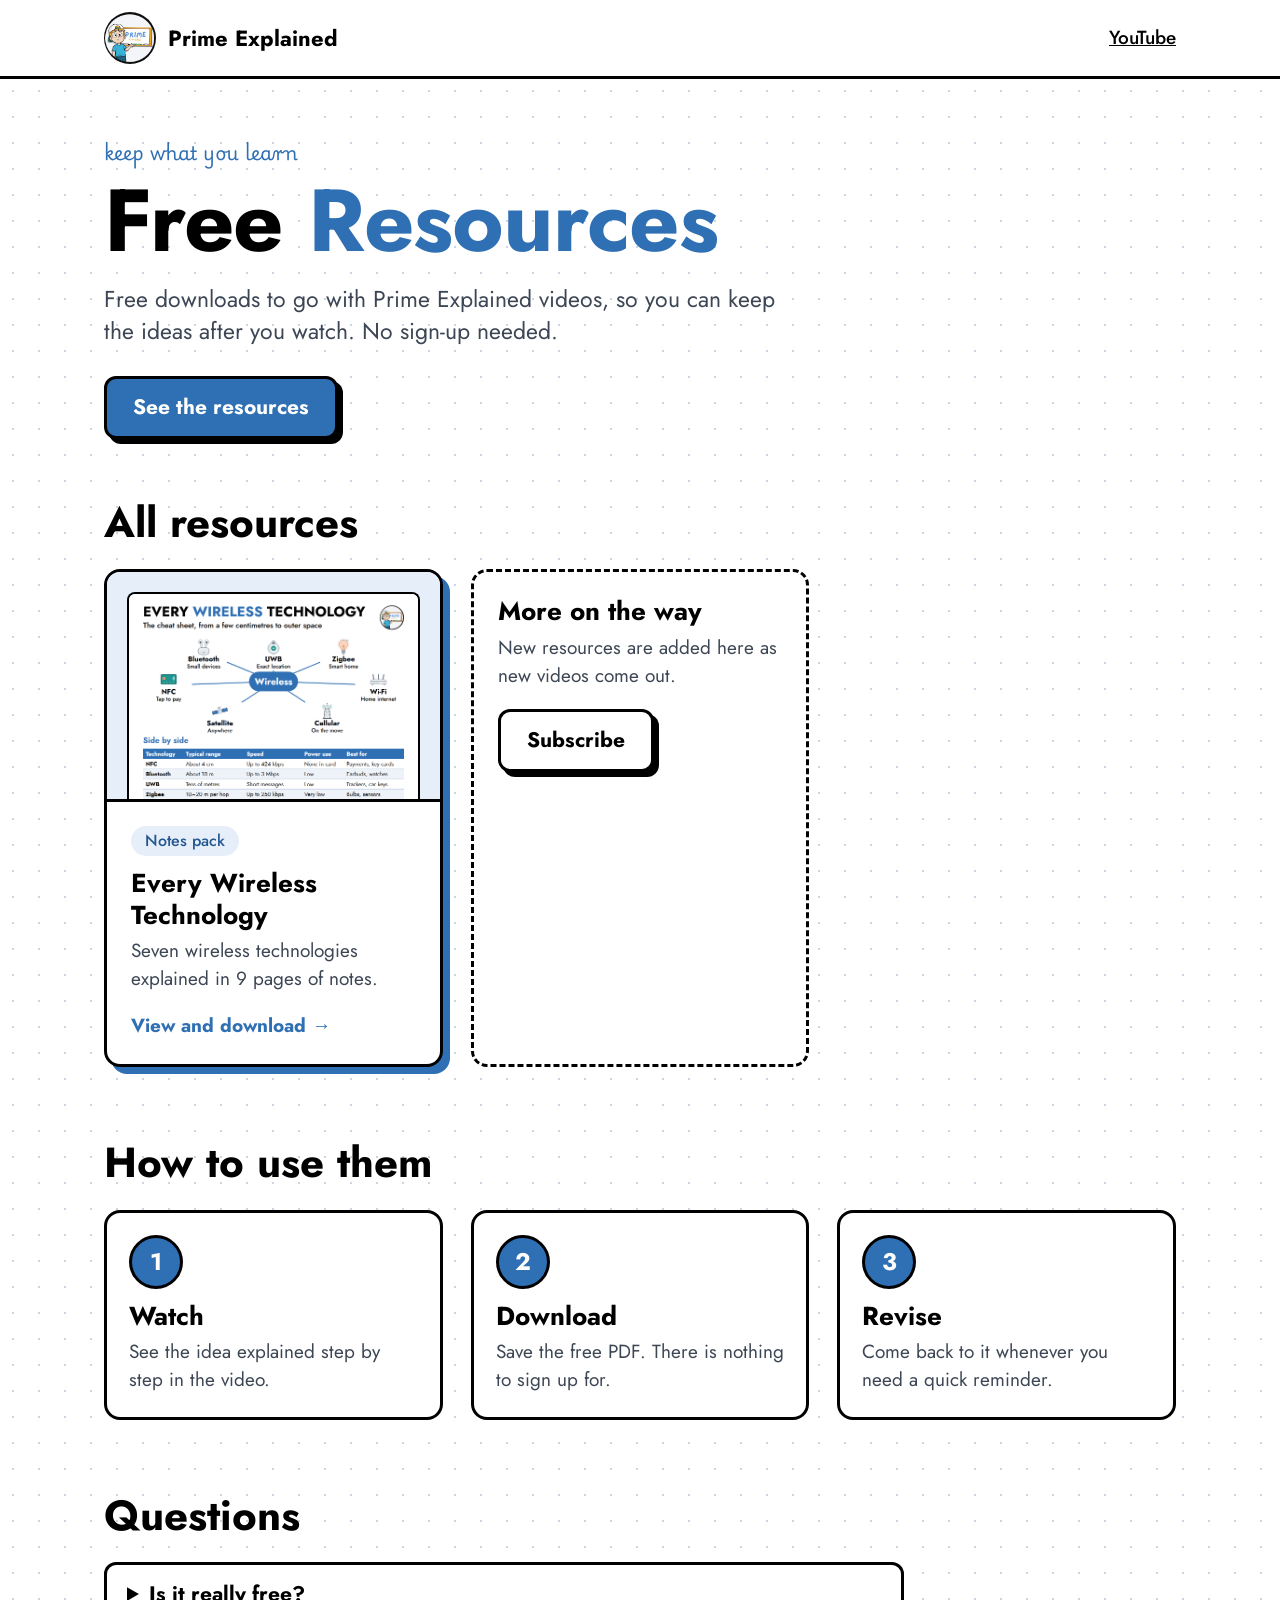
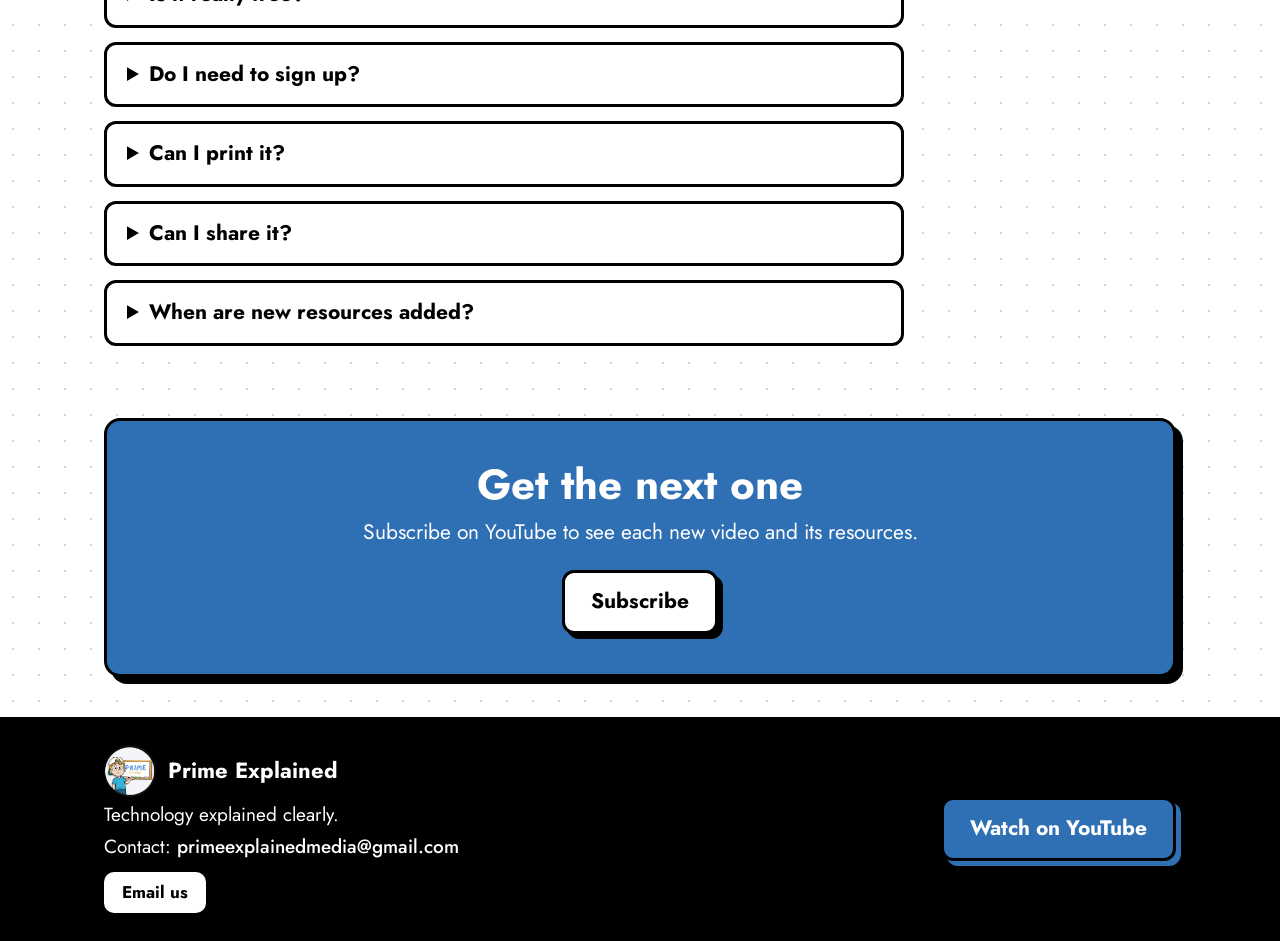
<file: index.html>
<!doctype html>
<html lang="en">
<head>
  <meta charset="utf-8">
  <meta name="viewport" content="width=device-width, initial-scale=1">
  <title>Prime Explained Free Resources</title>
  <meta name="description" content="Free resources from the Prime Explained YouTube channel. Download them with no sign-up.">
  <meta property="og:title" content="Prime Explained Free Resources">
  <meta property="og:description" content="Free downloads to go with every Prime Explained video. No sign-up needed.">
  <meta property="og:image" content="https://primeexplained.github.io/assets/prime-explained.png">
  <link rel="preconnect" href="https://fonts.googleapis.com">
  <link rel="stylesheet" href="https://fonts.googleapis.com/css2?family=Jost:wght@400;500;700&family=Playwrite+US+Modern&display=swap">
  <link rel="icon" href="assets/prime-explained.png">
  <link rel="stylesheet" href="style.css?v=6">
</head>
<body>
  <div class="top"><div class="wrap">
    <a class="brand" href="./"><img src="assets/prime-explained.png" alt="">Prime Explained</a>
    <nav><a href="https://www.youtube.com/@theprimexplained">YouTube</a></nav>
  </div></div>

  <main class="wrap">
    <div class="hero">
      <div>
        <p class="hand">keep what you learn</p>
        <h1>Free <span>Resources</span></h1>
        <p class="lead">Free downloads to go with Prime Explained videos, so you can keep the ideas after you watch. No sign-up needed.</p>
        <a class="button" href="#resources">See the resources</a>
      </div>
    </div>

    <section id="resources">
      <h2>All resources</h2>
      <div class="grid">
        <a class="card feature" href="wireless/">
          <div class="thumb"><img src="assets/wireless-cheat-sheet.png" width="1240" height="1754" alt="Preview of the wireless technology notes pack"></div>
          <div class="body">
            <span class="tag">Notes pack</span>
            <h3>Every Wireless Technology</h3>
            <p>Seven wireless technologies explained in 9 pages of notes.</p>
            <span class="more">View and download &rarr;</span>
          </div>
        </a>
        <div class="card soon">
          <h3>More on the way</h3>
          <p>New resources are added here as new videos come out.</p>
          <a class="button plain" href="https://www.youtube.com/@theprimexplained?sub_confirmation=1">Subscribe</a>
        </div>
      </div>
    </section>

    <section>
      <h2>How to use them</h2>
      <ol class="steps">
        <li><h3>Watch</h3><p>See the idea explained step by step in the video.</p></li>
        <li><h3>Download</h3><p>Save the free PDF. There is nothing to sign up for.</p></li>
        <li><h3>Revise</h3><p>Come back to it whenever you need a quick reminder.</p></li>
      </ol>
    </section>

    <section>
      <h2>Questions</h2>
      <div class="faq">
        <details><summary>Is it really free?</summary><p>Yes. Every resource here is free to download.</p></details>
        <details><summary>Do I need to sign up?</summary><p>No. There is no account to create and no email address to give.</p></details>
        <details><summary>Can I print it?</summary><p>Yes. The PDFs are made to print on A4 paper.</p></details>
        <details><summary>Can I share it?</summary><p>Yes. Send the link to this page to anyone it could help.</p></details>
        <details><summary>When are new resources added?</summary><p>They are added here as new Prime Explained videos come out.</p></details>
      </div>
    </section>

    <section class="cta">
      <h2>Get the next one</h2>
      <p>Subscribe on YouTube to see each new video and its resources.</p>
      <a class="button plain" href="https://www.youtube.com/@theprimexplained?sub_confirmation=1">Subscribe</a>
    </section>
  </main>

  <footer><div class="wrap">
    <div>
      <a class="brand" href="./"><img src="assets/prime-explained.png" alt="">Prime Explained</a>
      <p>Technology explained clearly.</p>
      <p>Contact: <span class="contact" data-user="primeexplainedmedia" data-domain="gmail.com">primeexplainedmedia [at] gmail.com</span></p>
    </div>
    <a class="button" href="https://www.youtube.com/@theprimexplained">Watch on YouTube</a>
  </div></footer>
  <script src="contact.js?v=4"></script>
  <script data-goatcounter="https://primeexplained.goatcounter.com/count" async src="//gc.zgo.at/count.js"></script>
</body>
</html>
</file>
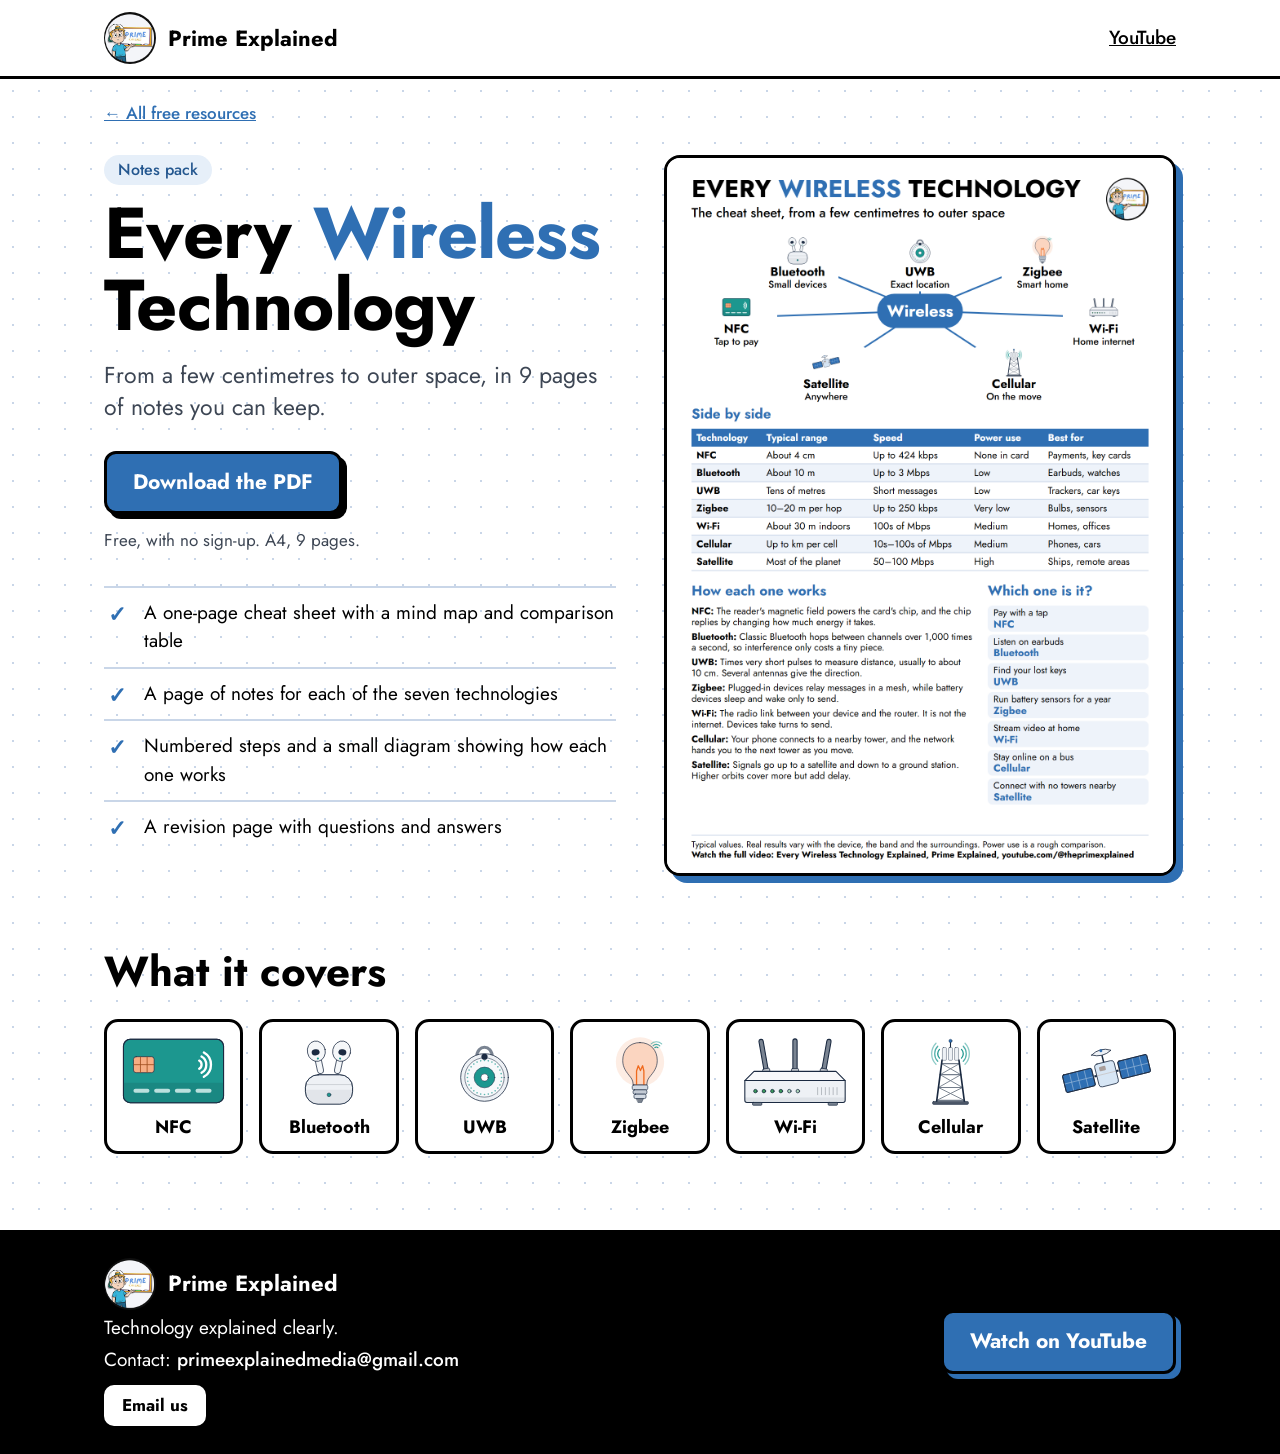
<file: wireless/index.html>
<!doctype html>
<html lang="en">
<head>
  <meta charset="utf-8">
  <meta name="viewport" content="width=device-width, initial-scale=1">
  <title>Wireless Notes Pack</title>
  <meta name="description" content="A free 9-page notes pack on NFC, Bluetooth, UWB, Zigbee, Wi-Fi, cellular and satellite.">
  <meta property="og:title" content="Every Wireless Technology: free notes pack">
  <meta property="og:description" content="Seven wireless technologies explained in 9 pages of notes. No sign-up needed.">
  <meta property="og:image" content="https://primeexplained.github.io/assets/wireless-cheat-sheet.png">
  <link rel="preconnect" href="https://fonts.googleapis.com">
  <link rel="stylesheet" href="https://fonts.googleapis.com/css2?family=Jost:wght@400;500;700&family=Playwrite+US+Modern&display=swap">
  <link rel="icon" href="../assets/prime-explained.png">
  <link rel="stylesheet" href="../style.css?v=6">
</head>
<body>
  <div class="top"><div class="wrap">
    <a class="brand" href="../"><img src="../assets/prime-explained.png" alt="">Prime Explained</a>
    <nav><a href="https://www.youtube.com/@theprimexplained">YouTube</a></nav>
  </div></div>

  <main class="wrap">
    <p class="crumb"><a href="../">&larr; All free resources</a></p>
    <div class="detail">
      <div>
        <span class="tag">Notes pack</span>
        <h1>Every <span>Wireless</span> Technology</h1>
        <p class="lead">From a few centimetres to outer space, in 9 pages of notes you can keep.</p>
        <a class="button" href="../assets/wireless-notes-pack.pdf" download data-goatcounter-click="download-wireless-notes" data-goatcounter-title="Download: wireless notes pack">Download the PDF</a>
        <p class="note">Free, with no sign-up. A4, 9 pages.</p>
        <ul class="inside">
          <li>A one-page cheat sheet with a mind map and comparison table</li>
          <li>A page of notes for each of the seven technologies</li>
          <li>Numbered steps and a small diagram showing how each one works</li>
          <li>A revision page with questions and answers</li>
        </ul>
      </div>
      <img class="card sheet" src="../assets/wireless-cheat-sheet.png" width="1240" height="1754" alt="Preview of the first page of the notes pack, with a mind map, comparison table and short explanations">
    </div>

    <section>
      <h2>What it covers</h2>
      <ul class="techs">
        <li><img src="../assets/devices/card.svg" alt="">NFC</li>
        <li><img src="../assets/devices/earbuds.svg" alt="">Bluetooth</li>
        <li><img src="../assets/devices/tracker.svg" alt="">UWB</li>
        <li><img src="../assets/devices/bulb.svg" alt="">Zigbee</li>
        <li><img src="../assets/devices/router.svg" alt="">Wi-Fi</li>
        <li><img src="../assets/devices/tower.svg" alt="">Cellular</li>
        <li><img src="../assets/devices/satellite.svg" alt="">Satellite</li>
      </ul>
    </section>
  </main>

  <footer><div class="wrap">
    <div>
      <a class="brand" href="../"><img src="../assets/prime-explained.png" alt="">Prime Explained</a>
      <p>Technology explained clearly.</p>
      <p>Contact: <span class="contact" data-user="primeexplainedmedia" data-domain="gmail.com">primeexplainedmedia [at] gmail.com</span></p>
    </div>
    <a class="button" href="https://www.youtube.com/@theprimexplained">Watch on YouTube</a>
  </div></footer>
  <script src="../contact.js?v=4"></script>
  <script data-goatcounter="https://primeexplained.goatcounter.com/count" async src="//gc.zgo.at/count.js"></script>
</body>
</html>
</file>
<file: style.css>
:root {
  --blue: #2F6FB3;
  --blue-dark: #24578F;
  --blue-soft: #E6EFF9;
  --ink: #000000;
  --muted: #3D4654;
  --paper: #FFFFFF;
  --dot: #C9D6E8;
  --line: 3px solid var(--ink);
  --hand: "Playwrite US Modern", "Segoe Script", cursive;
}

* { box-sizing: border-box; }

html { scroll-behavior: smooth; }

body {
  margin: 0;
  color: var(--ink);
  background-color: var(--paper);
  background-image: radial-gradient(var(--dot) 1.5px, transparent 1.5px);
  background-size: 26px 26px;
  font-family: "Jost", "Futura", "Century Gothic", sans-serif;
  font-size: 19px;
  line-height: 1.5;
}

a:focus-visible { outline: 3px solid var(--blue); outline-offset: 3px; }

.wrap { max-width: 1120px; margin: 0 auto; padding: 0 24px; }

/* Header */
.top { background: var(--paper); border-bottom: var(--line); }
.top .wrap { display: flex; align-items: center; justify-content: space-between; gap: 16px; padding-top: 12px; padding-bottom: 12px; }
.brand { display: flex; align-items: center; gap: 12px; color: var(--ink); font-weight: 700; font-size: 22px; text-decoration: none; }
.brand img { width: 52px; height: 52px; border-radius: 50%; }
.top nav a { color: var(--ink); font-weight: 500; }

/* Buttons */
.button {
  display: inline-block;
  padding: 13px 26px;
  background: var(--blue);
  color: #FFFFFF;
  border: var(--line);
  border-radius: 12px;
  box-shadow: 5px 5px 0 var(--ink);
  font-weight: 700;
  font-size: 21px;
  text-decoration: none;
  transition: transform 0.12s ease, box-shadow 0.12s ease;
}
.button:hover { transform: translate(2px, 2px); box-shadow: 3px 3px 0 var(--ink); }
.button.plain { background: var(--paper); color: var(--ink); }

/* Type */
h1 { font-size: clamp(50px, 8vw, 88px); line-height: 1; margin: 0 0 18px; font-weight: 700; letter-spacing: -0.01em; }
h1 span { color: var(--blue); }
h2 { font-size: clamp(30px, 4.5vw, 42px); line-height: 1.15; margin: 0 0 22px; }
h3 { font-size: 26px; line-height: 1.2; margin: 0 0 6px; }
.lead { font-size: 23px; line-height: 1.4; color: var(--muted); margin: 0 0 28px; max-width: 30em; }
.hand { font-family: var(--hand); color: var(--blue); font-size: 19px; line-height: 1.7; margin: 0 0 10px; }
.note { color: var(--muted); font-size: 17px; margin: 14px 0 0; }

/* Hero */
.hero { padding: 56px 0 24px; }

/* Sections */
section { padding: 36px 0; }

.grid { display: grid; grid-template-columns: repeat(auto-fill, minmax(300px, 1fr)); gap: 28px; }

.card {
  background: var(--paper);
  border: var(--line);
  border-radius: 16px;
  box-shadow: 7px 7px 0 var(--blue);
}

.feature { display: flex; flex-direction: column; overflow: hidden; color: var(--ink); text-decoration: none; transition: transform 0.12s ease, box-shadow 0.12s ease; }
.feature:hover { transform: translate(2px, 2px); box-shadow: 5px 5px 0 var(--blue); }
.feature .thumb { background: var(--blue-soft); border-bottom: var(--line); padding: 20px 20px 0; overflow: hidden; height: 230px; }
.feature .thumb img { display: block; width: 100%; height: auto; border: 2px solid var(--ink); border-bottom: 0; border-radius: 8px 8px 0 0; }
.feature .body { flex: 1; padding: 24px; display: flex; flex-direction: column; align-items: flex-start; }
.feature .body p { margin: 0 0 18px; color: var(--muted); }
.more { margin-top: auto; font-weight: 700; color: var(--blue); }

.tag { display: inline-block; background: var(--blue-soft); color: var(--blue-dark); border-radius: 999px; padding: 3px 14px; font-weight: 500; font-size: 16px; margin-bottom: 12px; }

.soon { padding: 24px; box-shadow: none; border-style: dashed; display: flex; flex-direction: column; align-items: flex-start; }
.soon p { margin: 0 0 18px; color: var(--muted); }

.steps { display: grid; grid-template-columns: repeat(3, 1fr); gap: 28px; margin: 0; padding: 0; list-style: none; counter-reset: step; }
.steps li { counter-increment: step; padding: 22px; background: var(--paper); border: var(--line); border-radius: 16px; }
.steps li::before { content: counter(step); display: flex; align-items: center; justify-content: center; width: 48px; height: 48px; margin-bottom: 12px; border: var(--line); border-radius: 50%; background: var(--blue); color: #FFFFFF; font-weight: 700; font-size: 24px; }
.steps p { margin: 0; color: var(--muted); }


.faq { display: grid; gap: 14px; max-width: 800px; }
.faq details { background: var(--paper); border: var(--line); border-radius: 12px; }
.faq summary { padding: 14px 20px; font-weight: 700; font-size: 21px; cursor: pointer; }
.faq summary:focus-visible { outline: 3px solid var(--blue); outline-offset: 3px; border-radius: 10px; }
.faq p { margin: 0; padding: 0 20px 16px; color: var(--muted); }

.cta { margin: 36px 0 0; padding: 40px 28px; background: var(--blue); border: var(--line); border-radius: 16px; box-shadow: 7px 7px 0 var(--ink); color: #FFFFFF; text-align: center; }
.cta h2 { color: #FFFFFF; margin-bottom: 8px; }
.cta p { margin: 0 0 22px; font-size: 21px; }

/* Resource page */
.crumb { padding: 22px 0 0; margin: 0; font-size: 17px; }
.crumb a { color: var(--blue); font-weight: 500; }
.detail { display: grid; grid-template-columns: 1fr 1fr; gap: 48px; align-items: start; padding: 28px 0 36px; }
.detail h1 { font-size: clamp(44px, 6.5vw, 72px); }
.sheet { display: block; width: 100%; height: auto; padding: 0; overflow: hidden; }
.inside { margin: 32px 0 0; padding: 0; list-style: none; }
.inside li { padding: 11px 0 11px 40px; border-top: 2px solid var(--dot); position: relative; }
.inside li::before { content: "\2713"; position: absolute; left: 4px; top: 10px; color: var(--blue); font-weight: 700; font-size: 22px; }

.techs { display: grid; grid-template-columns: repeat(7, 1fr); gap: 16px; margin: 0; padding: 0; list-style: none; }
.techs li { background: var(--paper); border: var(--line); border-radius: 14px; padding: 14px 6px 10px; text-align: center; font-weight: 700; font-size: 18px; }
.techs img { display: block; width: 100%; height: 70px; object-fit: contain; margin-bottom: 8px; }

/* Footer */
footer { margin-top: 40px; background: var(--ink); color: #FFFFFF; }
footer .wrap { display: flex; align-items: center; justify-content: space-between; flex-wrap: wrap; gap: 20px; padding-top: 28px; padding-bottom: 28px; }
footer .brand { color: #FFFFFF; }
footer p { margin: 4px 0 0; }
footer .contact { color: #FFFFFF; font-weight: 500; overflow-wrap: anywhere; }
footer .button { box-shadow: 5px 5px 0 var(--blue); }

@media (max-width: 860px) {
  .detail { grid-template-columns: 1fr; }
  .hero { padding-top: 36px; }
  .steps { grid-template-columns: 1fr; gap: 18px; }
  .techs { grid-template-columns: repeat(3, 1fr); }
}

@media (max-width: 600px) {
  .grid { grid-template-columns: 1fr; }
  .button { display: block; text-align: center; }
  .feature .button, .soon .button { width: 100%; }
  footer .button { width: 100%; }
}

@media (prefers-reduced-motion: reduce) {
  html { scroll-behavior: auto; }
  .button, .feature { transition: none; }
}

.contact-actions { display: flex; flex-wrap: wrap; gap: 10px; margin-top: 10px; }
.contact-action { padding: 6px 16px; background: transparent; color: #FFFFFF; border: 2px solid #FFFFFF; border-radius: 10px; font: 700 17px/1.5 "Jost", sans-serif; text-decoration: none; cursor: pointer; }
.contact-action.main { background: #FFFFFF; color: var(--ink); }
.contact-action:hover { background: var(--blue); border-color: var(--blue); color: #FFFFFF; }
.contact-action:focus-visible { outline: 3px solid #FFFFFF; outline-offset: 3px; }
</file>
